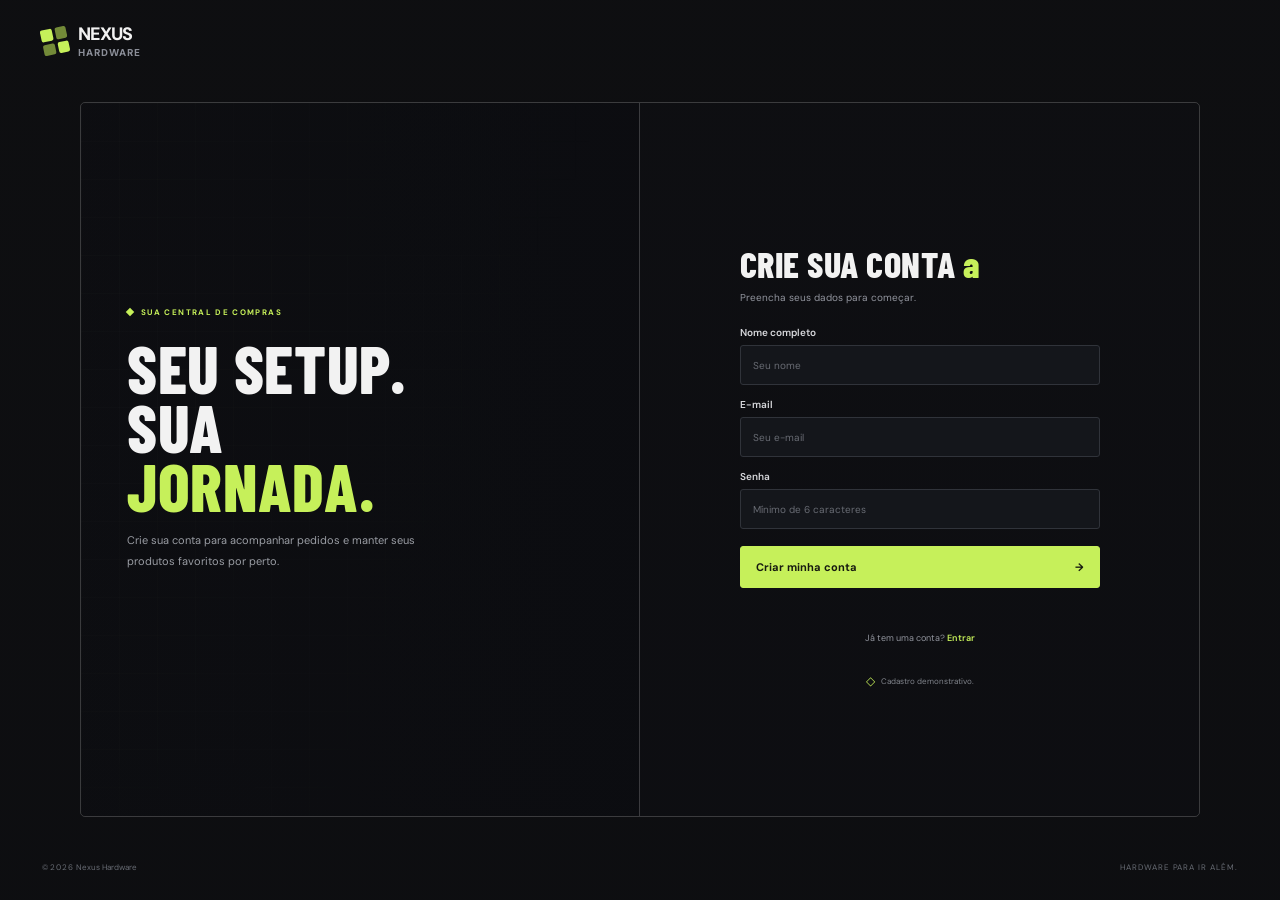
<file: index.html>
<!DOCTYPE html>
<html lang="pt-BR">
<head>
  <meta charset="UTF-8">
  <meta name="viewport" content="width=device-width, initial-scale=1.0">
  <meta name="theme-color" content="#0b0c10">
  <meta name="description" content="Crie sua conta Nexus Hardware.">
  <title>Criar conta | Nexus Hardware</title>
  <link rel="preconnect" href="https://fonts.googleapis.com">
  <link rel="preconnect" href="https://fonts.gstatic.com" crossorigin>
  <link href="https://fonts.googleapis.com/css2?family=Barlow+Condensed:wght@600;700;800&family=DM+Sans:wght@400;500;600;700&display=swap" rel="stylesheet">
  <link rel="stylesheet" href="styles.css">
  <link rel="stylesheet" href="login.css">
  <link rel="stylesheet" href="cadastro.css">
  <script src="cadastro.js" defer></script>
</head>
<body class="login-page">
  <header class="login-header">
    <a class="brand" href="loja.html" aria-label="Nexus Hardware - início">
      <span class="brand-mark" aria-hidden="true"><i></i><i></i><i></i><i></i></span>
      <span>NEXUS<span class="brand-light">HARDWARE</span></span>
    </a>
  </header>

  <main class="login-main register-main">
    <section class="login-visual" aria-label="Crie sua conta Nexus Hardware">
      <div class="visual-grid" aria-hidden="true"></div>
      <div class="visual-content">
        <span class="visual-tag"><span></span> SUA CENTRAL DE COMPRAS</span>
        <h1>SEU SETUP.<br>SUA <em>JORNADA.</em></h1>
        <p>Crie sua conta para acompanhar pedidos e manter seus produtos favoritos por perto.</p>
      </div>
    </section>

    <section class="login-panel register-panel">
      <div class="login-card">
        <h2 id="register-heading">CRIE SUA CONTA <em>a</em></h2>
        <p class="login-intro">Preencha seus dados para começar.</p>

        <form id="register-form">
          <label class="field-label" for="name">Nome completo</label>
          <div class="input-wrap">
            <input id="name" name="name" type="text" placeholder="Seu nome " autocomplete="name" required>
          </div>

          <label class="field-label" for="register-email">E-mail</label>
          <div class="input-wrap">
            <input id="register-email" name="email" type="email" placeholder="Seu e-mail" autocomplete="email" required>
          </div>

          <label class="field-label" for="register-password">Senha</label>
          <div class="input-wrap">
            <input id="register-password" name="password" type="password" placeholder="Mínimo de 6 caracteres" autocomplete="new-password" minlength="6" required>
          </div>

          <button class="button button-primary login-submit" type="submit">
            Criar minha conta <span aria-hidden="true">→</span>
          </button>
          <p class="form-message" id="register-message" role="status" aria-live="polite"></p>
        </form>

        <p class="signup-prompt register-login-prompt">
          Já tem uma conta? <a href="login.html">Entrar</a>
        </p>
      </div>
      <p class="login-footnote">
        <span aria-hidden="true">◇</span>
        Cadastro demonstrativo.
      </p>
    </section>
  </main>

  <footer class="login-footer">
    <span>© <span id="current-year"></span> Nexus Hardware</span>
    <span>HARDWARE PARA IR ALÉM.</span>
  </footer>
</body>
</html>
</file>
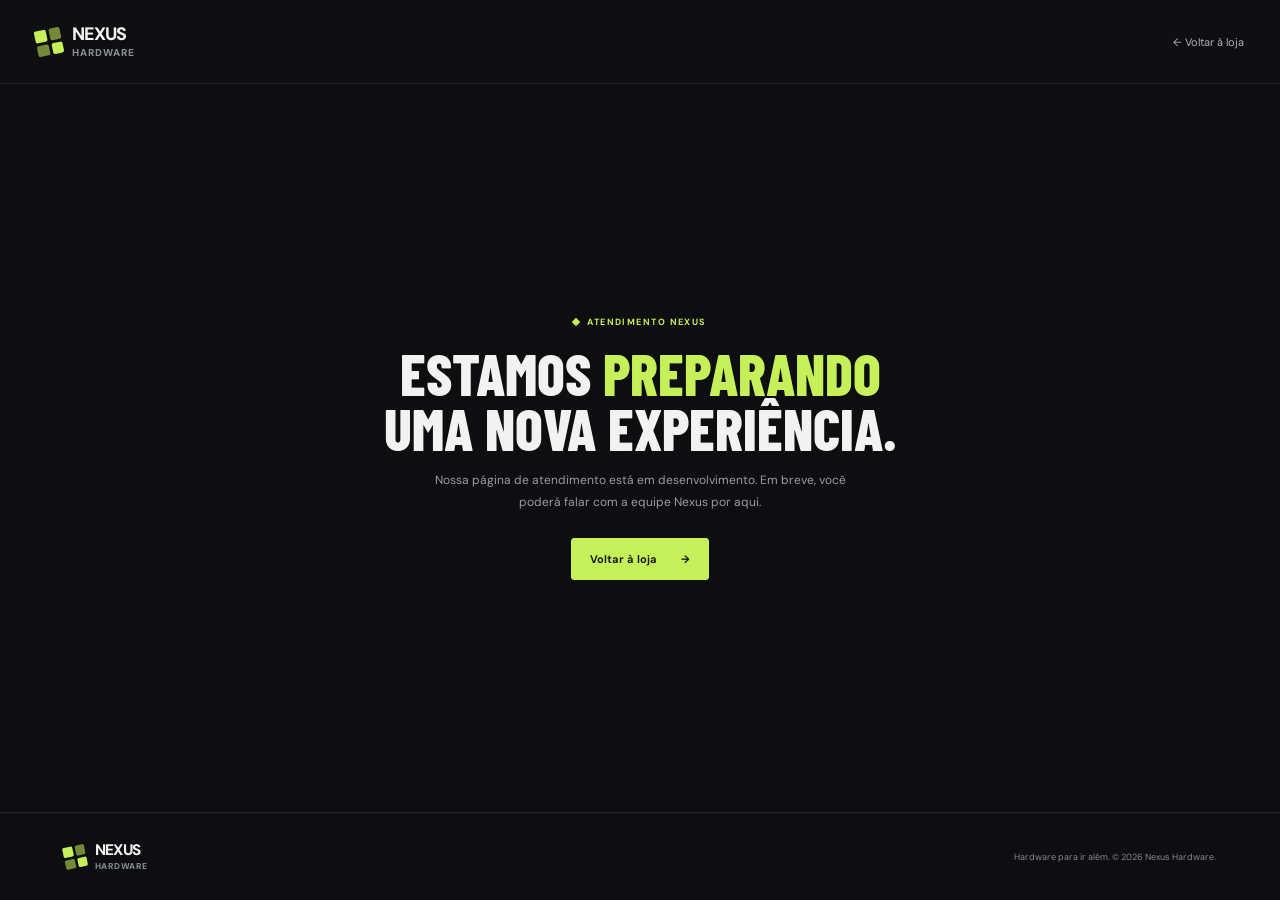
<file: atendimento.html>
<!DOCTYPE html>
<html lang="pt-BR">
<head>
  <meta charset="UTF-8">
  <meta name="viewport" content="width=device-width, initial-scale=1.0">
  <meta name="theme-color" content="#0b0c10">
  <meta name="description" content="A página de atendimento da Nexus Hardware está em desenvolvimento.">
  <title>Atendimento | Nexus Hardware</title>
  <link rel="preconnect" href="https://fonts.googleapis.com">
  <link rel="preconnect" href="https://fonts.gstatic.com" crossorigin>
  <link href="https://fonts.googleapis.com/css2?family=Barlow+Condensed:wght@600;700;800&family=DM+Sans:wght@400;500;600;700&display=swap" rel="stylesheet">
  <link rel="stylesheet" href="styles.css">
  <link rel="stylesheet" href="atendimento.css">
</head>
<body class="support-page">
  <header class="support-header">
    <a class="brand" href="loja.html" aria-label="Nexus Hardware - início">
      <span class="brand-mark" aria-hidden="true"><i></i><i></i><i></i><i></i></span>
      <span>NEXUS<span class="brand-light">HARDWARE</span></span>
    </a>
    <a class="support-back-link" href="loja.html">← Voltar à loja</a>
  </header>

  <main class="support-main">
    <section class="support-notice" aria-labelledby="support-title">
      <div class="eyebrow"><span></span> ATENDIMENTO NEXUS</div>
      <h1 id="support-title">ESTAMOS <em>PREPARANDO</em><br>UMA NOVA EXPERIÊNCIA.</h1>
      <p>Nossa página de atendimento está em desenvolvimento. Em breve, você poderá falar com a equipe Nexus por aqui.</p>
      <a class="button button-primary" href="loja.html">Voltar à loja <span aria-hidden="true">→</span></a>
    </section>
  </main>

  <footer class="site-footer support-footer">
    <a class="brand" href="loja.html" aria-label="Nexus Hardware - início">
      <span class="brand-mark" aria-hidden="true"><i></i><i></i><i></i><i></i></span>
      <span>NEXUS<span class="brand-light">HARDWARE</span></span>
    </a>
    <p>Hardware para ir além. © <span id="current-year"></span> Nexus Hardware.</p>
  </footer>
  <script>
    document.querySelector("#current-year").textContent = new Date().getFullYear();
  </script>
</body>
</html>
</file>
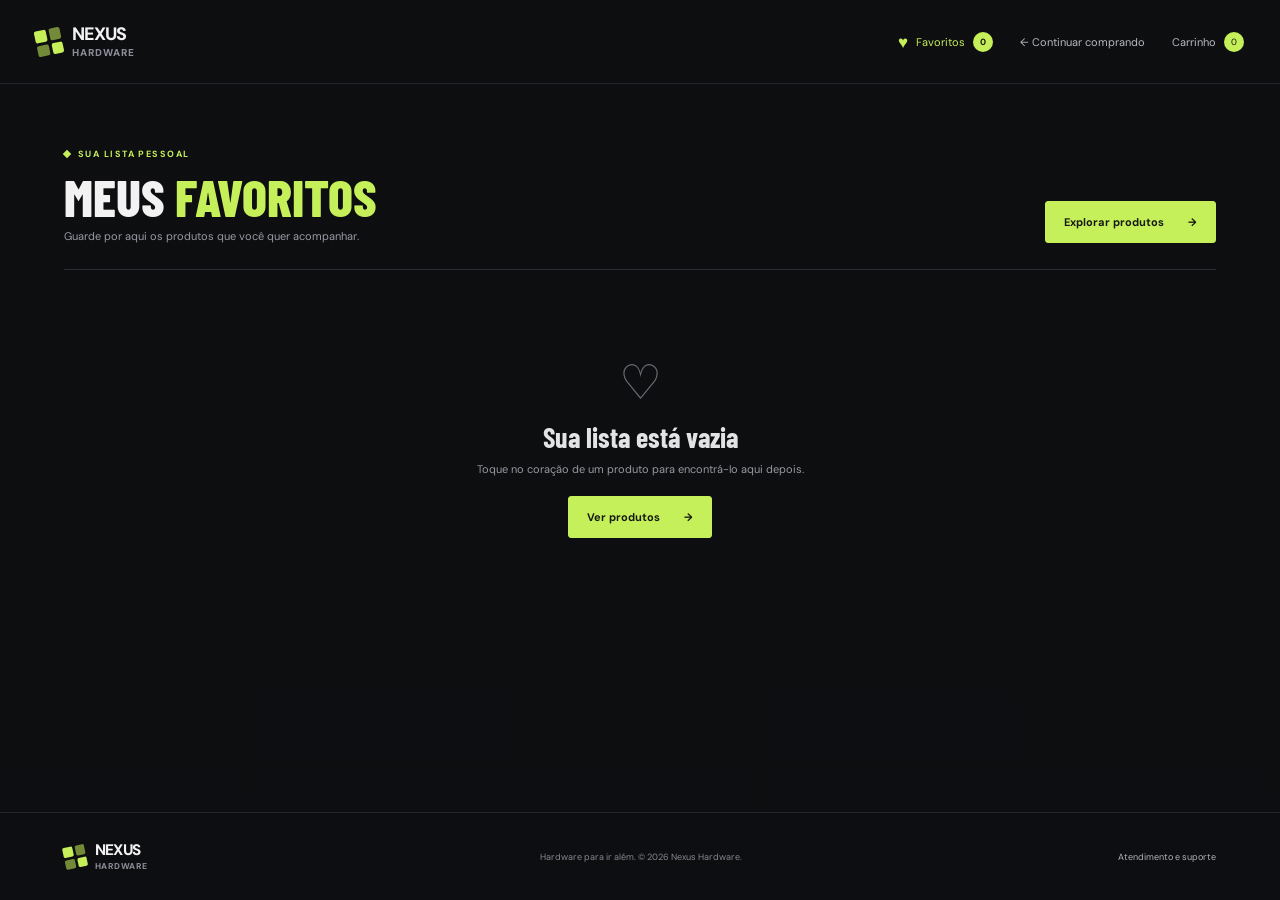
<file: favoritos.html>
<!DOCTYPE html>
<html lang="pt-BR">
<head>
  <meta charset="UTF-8">
  <meta name="viewport" content="width=device-width, initial-scale=1.0">
  <meta name="theme-color" content="#0b0c10">
  <meta name="description" content="Veja e gerencie seus produtos favoritos na Nexus Hardware.">
  <title>Meus favoritos | Nexus Hardware</title>
  <link rel="preconnect" href="https://fonts.googleapis.com">
  <link rel="preconnect" href="https://fonts.gstatic.com" crossorigin>
  <link href="https://fonts.googleapis.com/css2?family=Barlow+Condensed:wght@600;700;800&family=DM+Sans:wght@400;500;600;700&display=swap" rel="stylesheet">
  <link rel="stylesheet" href="styles.css">
  <link rel="stylesheet" href="favoritos.css">
  <script src="produtos.js" defer></script>
  <script src="icones-hardware.js" defer></script>
  <script src="armazenamento-carrinho.js" defer></script>
  <script src="armazenamento-favoritos.js" defer></script>
  <script src="favoritos.js" defer></script>
</head>
<body class="favorites-page">

  <header class="favorites-header">
    <a class="brand" href="loja.html" aria-label="Nexus Hardware - início">
      <span class="brand-mark" aria-hidden="true"><i></i><i></i><i></i><i></i></span>
      <span>NEXUS<span class="brand-light">HARDWARE</span></span>
    </a>
    <nav class="favorites-header-actions" aria-label="Navegação da conta">
      <a class="favorites-current" href="favoritos.html" aria-current="page">
        <span aria-hidden="true">♥</span>
        Favoritos <b id="favorites-count">0</b>
      </a>
      <a class="favorites-back-link" href="loja.html#products">← Continuar comprando</a>
      <a class="favorites-cart-link" href="loja.html?cart=1">Carrinho <span id="favorites-cart-count">0</span></a>
    </nav>
  </header>

  <main class="favorites-main">
    <section class="favorites-heading">
      <div>
        <div class="eyebrow"><span></span> SUA LISTA PESSOAL</div>
        <h1>MEUS <em>FAVORITOS</em></h1>
        <p>Guarde por aqui os produtos que você quer acompanhar.</p>
      </div>
      <a class="button button-primary" href="loja.html#products">
        Explorar produtos <span aria-hidden="true">→</span>
      </a>
    </section>

    <section class="favorites-content" aria-label="Produtos favoritos">
      <div class="favorites-grid" id="favorites-grid"></div>
      <div class="favorites-empty" id="favorites-empty" hidden>
        <span class="favorites-empty-icon" aria-hidden="true">♡</span>
        <h2>Sua lista está vazia</h2>
        <p>Toque no coração de um produto para encontrá-lo aqui depois.</p>
        <a class="button button-primary" href="loja.html#products">
          Ver produtos <span aria-hidden="true">→</span>
        </a>
      </div>
    </section>
  </main>

  <footer class="site-footer favorites-footer">
    <a class="brand" href="loja.html" aria-label="Nexus Hardware - início">
      <span class="brand-mark" aria-hidden="true"><i></i><i></i><i></i><i></i></span>
      <span>NEXUS<span class="brand-light">HARDWARE</span></span>
    </a>
    <p>Hardware para ir além. © <span id="current-year"></span> Nexus Hardware.</p>
    <a href="atendimento.html">Atendimento e suporte</a>
  </footer>
  <div class="toast" id="favorites-toast" role="status" aria-live="polite"></div>
</body>
</html>
</file>
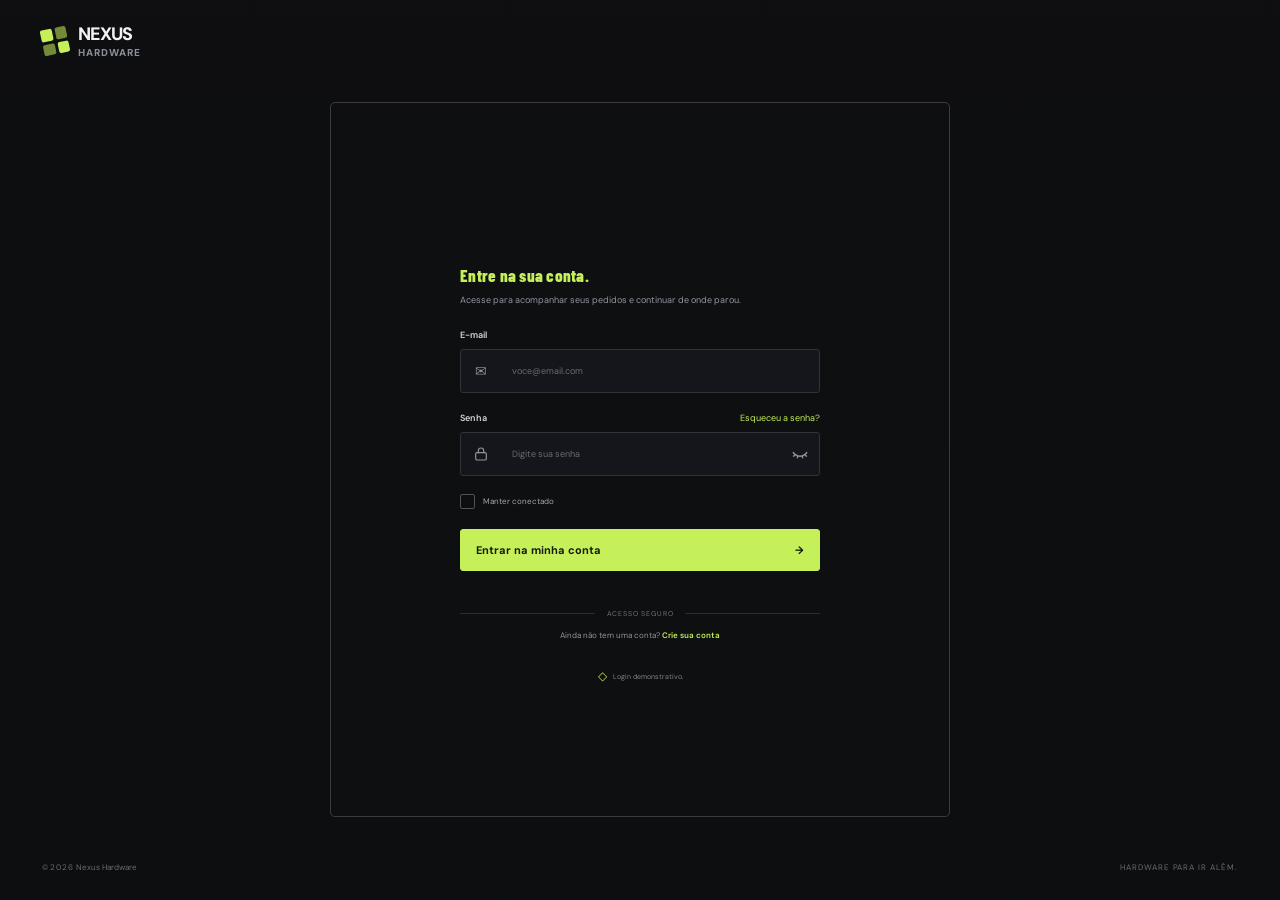
<file: login.html>
<!DOCTYPE html>
<html lang="pt-BR">
<head>
  <meta charset="UTF-8">
  <meta name="viewport" content="width=device-width, initial-scale=1.0">
  <meta name="theme-color" content="#0b0c10">
  <meta name="description" content="Acesse sua conta Nexus Hardware para acompanhar seus pedidos e sua lista de desejos.">
  <title>Entrar | Nexus Hardware</title>
  <link rel="preconnect" href="https://fonts.googleapis.com">
  <link rel="preconnect" href="https://fonts.gstatic.com" crossorigin>
  <link href="https://fonts.googleapis.com/css2?family=Barlow+Condensed:wght@600;700;800&family=DM+Sans:wght@400;500;600;700&display=swap" rel="stylesheet">
  <link rel="stylesheet" href="styles.css">
  <link rel="stylesheet" href="login.css">
  <script src="login.js" defer></script>
</head>
<body class="login-page login-auth-page">
  <header class="login-header">
    <a class="brand" href="loja.html" aria-label="Nexus Hardware - início">
      <span class="brand-mark" aria-hidden="true"><i></i><i></i><i></i><i></i></span>
      <span>NEXUS<span class="brand-light">HARDWARE</span></span>
    </a>
  </header>

  <main class="login-main">
    <section class="login-panel">
      <div class="login-card">
        <h2><em>Entre na sua conta.</em></h2>
        <p class="login-intro">Acesse para acompanhar seus pedidos e continuar de onde parou.</p>

        <form id="login-form">
          <label class="field-label" for="email">E-mail</label>
          <div class="input-wrap">
            <span class="input-icon" aria-hidden="true">✉</span>
            <input id="email" name="email" type="email" placeholder="voce@email.com" autocomplete="email" required>
          </div>

          <div class="password-label-row">
            <label class="field-label" for="password">Senha</label>
            <button class="forgot-link" id="forgot-password" type="button">Esqueceu a senha?</button>
          </div>
          <div class="input-wrap">
            <span class="input-icon lock-icon" aria-hidden="true">
              <svg viewBox="0 0 24 24" fill="none" stroke="currentColor" stroke-width="1.8" stroke-linecap="round" stroke-linejoin="round">
                <rect x="4" y="10" width="16" height="11" rx="2"></rect>
                <path d="M8 10V7a4 4 0 1 1 8 0v3"></path>
              </svg>
            </span>
            <input id="password" name="password" type="password" placeholder="Digite sua senha" autocomplete="current-password" required>
            <button class="toggle-password" id="toggle-password" type="button" aria-label="Mostrar senha" aria-pressed="false">
              <svg class="eye-open" viewBox="0 0 24 24" fill="none" stroke="currentColor" stroke-width="1.8" stroke-linecap="round" stroke-linejoin="round" aria-hidden="true">
                <path d="M2 12s3.6-7 10-7 10 7 10 7-3.6 7-10 7S2 12 2 12Z"></path>
                <circle cx="12" cy="12" r="3"></circle>
              </svg>
              <svg class="eye-closed" viewBox="0 0 24 24" fill="none" stroke="currentColor" stroke-width="1.8" stroke-linecap="round" stroke-linejoin="round" aria-hidden="true">
                <path d="M3 10c2.1 3 5.2 5 9 5s6.9-2 9-5"></path>
                <path d="M5 13l-1.5 2M9 15l-.5 2M15 15l.5 2M19 13l1.5 2"></path>
              </svg>
            </button>
          </div>

          <label class="remember-option">
            <input type="checkbox" name="remember">
            <span class="custom-checkbox" aria-hidden="true"></span>
            <span>Manter conectado</span>
          </label>
          <button class="button button-primary login-submit" type="submit">
            Entrar na minha conta <span aria-hidden="true">→</span>
          </button>
          <p class="form-message" id="form-message" role="status" aria-live="polite"></p>
        </form>

        <div class="login-divider"><span></span> ACESSO SEGURO <span></span></div>
        <p class="signup-prompt">
          Ainda não tem uma conta? <a href="index.html">Crie sua conta</a>
        </p>
      </div>
      <p class="login-footnote">
        <span aria-hidden="true">◇</span>
        Login demonstrativo.
      </p>
    </section>
  </main>

  <footer class="login-footer">
    <span>© <span id="current-year"></span> Nexus Hardware</span>
    <span>HARDWARE PARA IR ALÉM.</span>
  </footer>
</body>
</html>
</file>
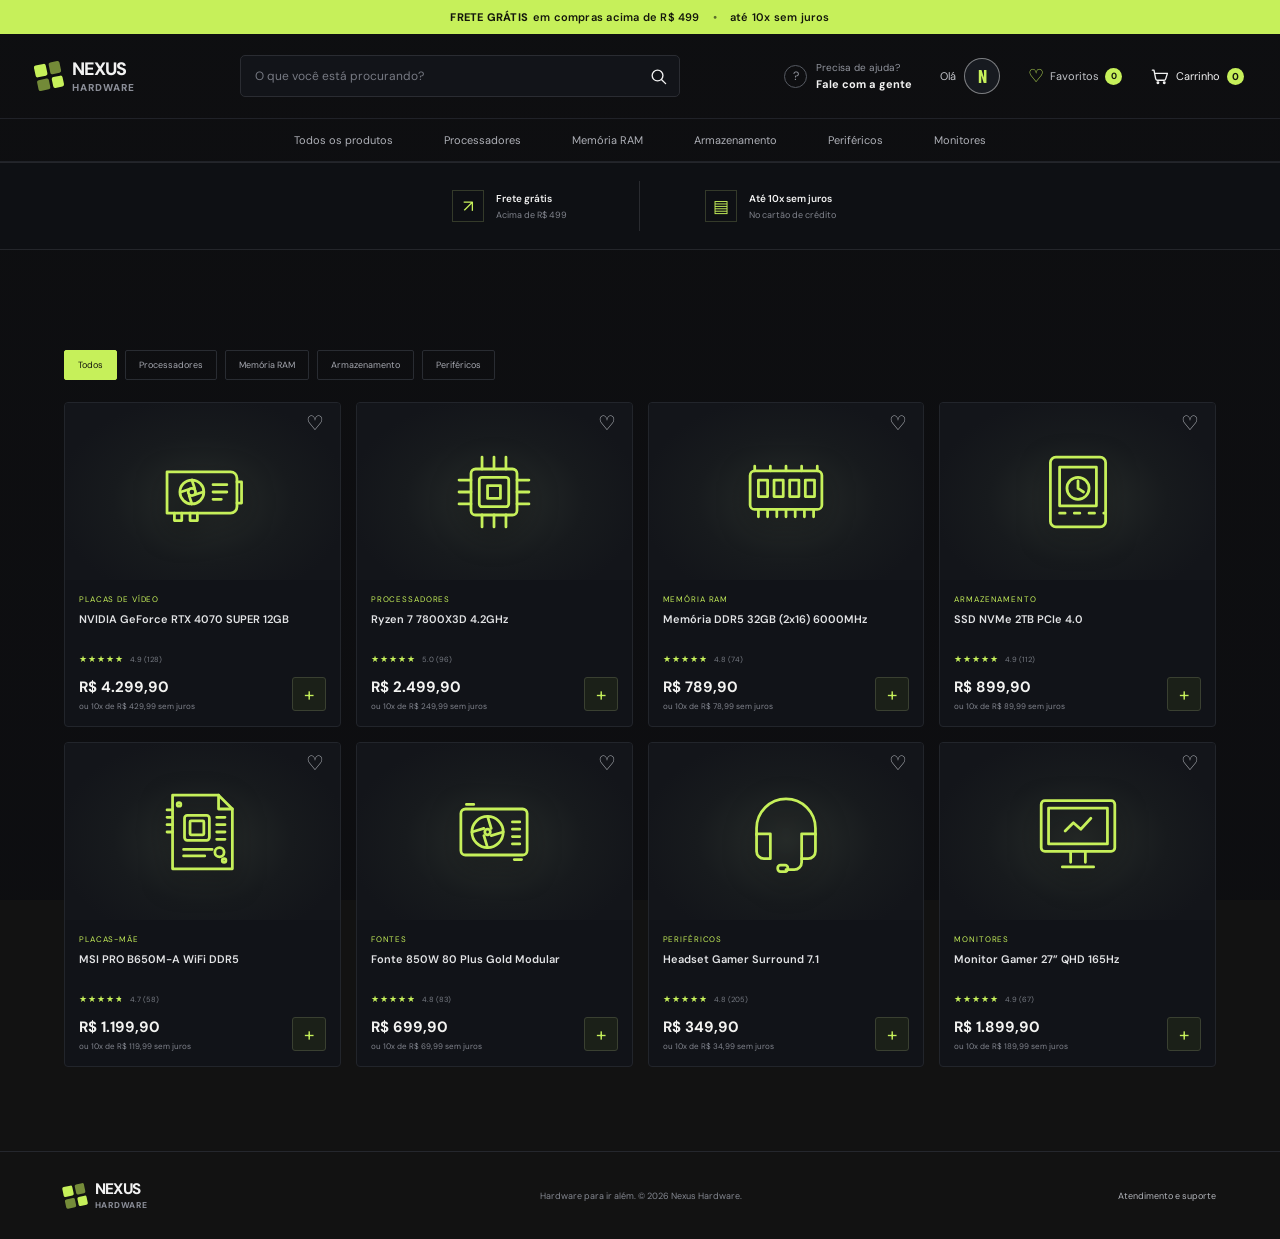
<file: loja.html>
<!DOCTYPE html>
<html lang="pt-BR">
<head>
  <meta charset="UTF-8">
  <meta name="viewport" content="width=device-width, initial-scale=1.0">
  <meta name="theme-color" content="#0b0c10">
  <meta name="description" content="Encontre hardware de qualidade para montar, atualizar ou turbinar seu setup na Nexus Hardware.">
  <title>Nexus Hardware | Loja e peças de informática</title>
  <link rel="preconnect" href="https://fonts.googleapis.com">
  <link rel="preconnect" href="https://fonts.gstatic.com" crossorigin>
  <link href="https://fonts.googleapis.com/css2?family=Barlow+Condensed:wght@600;700;800&family=DM+Sans:wght@400;500;600;700&display=swap" rel="stylesheet">
  <link rel="stylesheet" href="styles.css">
  <script src="produtos.js" defer></script>
  <script src="icones-hardware.js" defer></script>
  <script src="armazenamento-carrinho.js" defer></script>
  <script src="armazenamento-favoritos.js" defer></script>
  <script src="script.js" defer></script>
</head>
<body>
  <div class="announcement">
    <span>FRETE GRÁTIS</span> em compras acima de R$ 499 <span class="announcement-divider">•</span> até 10x sem juros
  </div>

  <header class="site-header">
    <a class="brand" href="#" aria-label="Nexus Hardware - início">
      <span class="brand-mark" aria-hidden="true"><i></i><i></i><i></i><i></i></span>
      <span>NEXUS<span class="brand-light">HARDWARE</span></span>
    </a>
    <form class="search" role="search">
      <label class="visually-hidden" for="search-input">Buscar produtos</label>
      <input id="search-input" type="search" placeholder="O que você está procurando?" autocomplete="off">
      <button aria-label="Buscar" type="submit">
        <svg viewBox="0 0 24 24" aria-hidden="true">
          <circle cx="10.8" cy="10.8" r="6.8"></circle>
          <path d="m16 16 5 5"></path>
        </svg>
      </button>
    </form>
    <div class="header-actions">
      <a class="support-link" href="atendimento.html"><span class="support-icon">?</span><span>Precisa de ajuda?<strong>Fale com a gente</strong></span></a>
      <div class="account-greeting" id="account-greeting" hidden>
        <span id="account-greeting-text">Olá</span>
        <span class="account-avatar" aria-hidden="true">N</span>
      </div>
      <a class="favorites-link" href="favoritos.html" aria-label="Abrir favoritos">
        <span aria-hidden="true">♡</span><span>Favoritos</span><b id="favorites-count">0</b>
      </a>
      <button class="cart-button" id="open-cart" aria-label="Abrir carrinho">
        <svg viewBox="0 0 24 24" aria-hidden="true">
          <path d="M3 4h2l2.2 11.1a2 2 0 0 0 2 1.6h8.6a2 2 0 0 0 1.9-1.4L22 8H6"></path>
          <circle cx="10" cy="20" r="1"></circle>
          <circle cx="18" cy="20" r="1"></circle>
        </svg>
        <span>Carrinho</span><b id="cart-count">0</b>
      </button>
    </div>
  </header>

  <nav class="category-nav" aria-label="Categorias principais">
    <a href="#products" data-nav-category="Todos">Todos os produtos</a>
    <a href="#products" data-nav-category="Processadores">Processadores</a>
    <a href="#products" data-nav-category="Memória RAM">Memória RAM</a>
    <a href="#products" data-nav-category="Armazenamento">Armazenamento</a>
    <a href="#products" data-nav-category="Periféricos">Periféricos</a>
    <a href="#products" data-nav-category="Monitores">Monitores</a>
  </nav>

  <main>
    <section class="benefits" id="benefits" aria-label="Vantagens Nexus">
      <div class="benefit">
        <span class="benefit-icon">↗</span>
        <span><strong>Frete grátis</strong><small>Acima de R$ 499</small></span>
      </div>
      <div class="benefit">
        <span class="benefit-icon">▤</span>
        <span><strong>Até 10x sem juros</strong><small>No cartão de crédito</small></span>
      </div>
    </section>

    <section class="products-section" id="products">
      <div class="filters" role="group" aria-label="Filtrar produtos por categoria">
        <button class="filter-chip active" data-category="Todos">Todos</button>
        <button class="filter-chip" data-category="Processadores">Processadores</button>
        <button class="filter-chip" data-category="Memória RAM">Memória RAM</button>
        <button class="filter-chip" data-category="Armazenamento">Armazenamento</button>
        <button class="filter-chip" data-category="Periféricos">Periféricos</button>
      </div>
      <div class="product-grid" id="product-grid" aria-live="polite"></div>
      <div class="empty-state" id="empty-state" hidden>
        <p>Nenhum produto encontrado. Tente outro termo ou categoria.</p>
        <a href="atendimento.html">Precisa de ajuda? Fale com nosso atendimento <span aria-hidden="true">→</span></a>
      </div>
    </section>

  </main>

  <footer class="site-footer">
    <a class="brand" href="#" aria-label="Nexus Hardware - início">
      <span class="brand-mark" aria-hidden="true"><i></i><i></i><i></i><i></i></span>
      <span>NEXUS<span class="brand-light">HARDWARE</span></span>
    </a>
    <p>Hardware para ir além. © <span id="current-year"></span> Nexus Hardware.</p>
    <a href="atendimento.html">Atendimento e suporte</a>
  </footer>

  <div class="overlay" id="cart-overlay" hidden></div>
  <aside class="cart-drawer" id="cart-drawer" aria-label="Carrinho de compras" aria-hidden="true">
    <div class="drawer-header">
      <div>
        <span class="eyebrow"><span></span> SUA SELEÇÃO</span>
        <h2>MEU CARRINHO</h2>
      </div>
      <button class="close-cart" id="close-cart" aria-label="Fechar carrinho">×</button>
    </div>
    <div class="cart-items" id="cart-items"></div>
    <div class="cart-footer">
      <div class="cart-total">
        <span>Subtotal</span>
        <strong id="cart-total">R$ 0,00</strong>
      </div>
      <p>Frete calculado na próxima etapa.</p>
      <button class="button button-primary checkout-button" id="checkout-button">
        Continuar compra <span>→</span>
      </button>
    </div>
  </aside>
  <div class="toast" id="toast" role="status" aria-live="polite"></div>
</body>
</html>
</file>
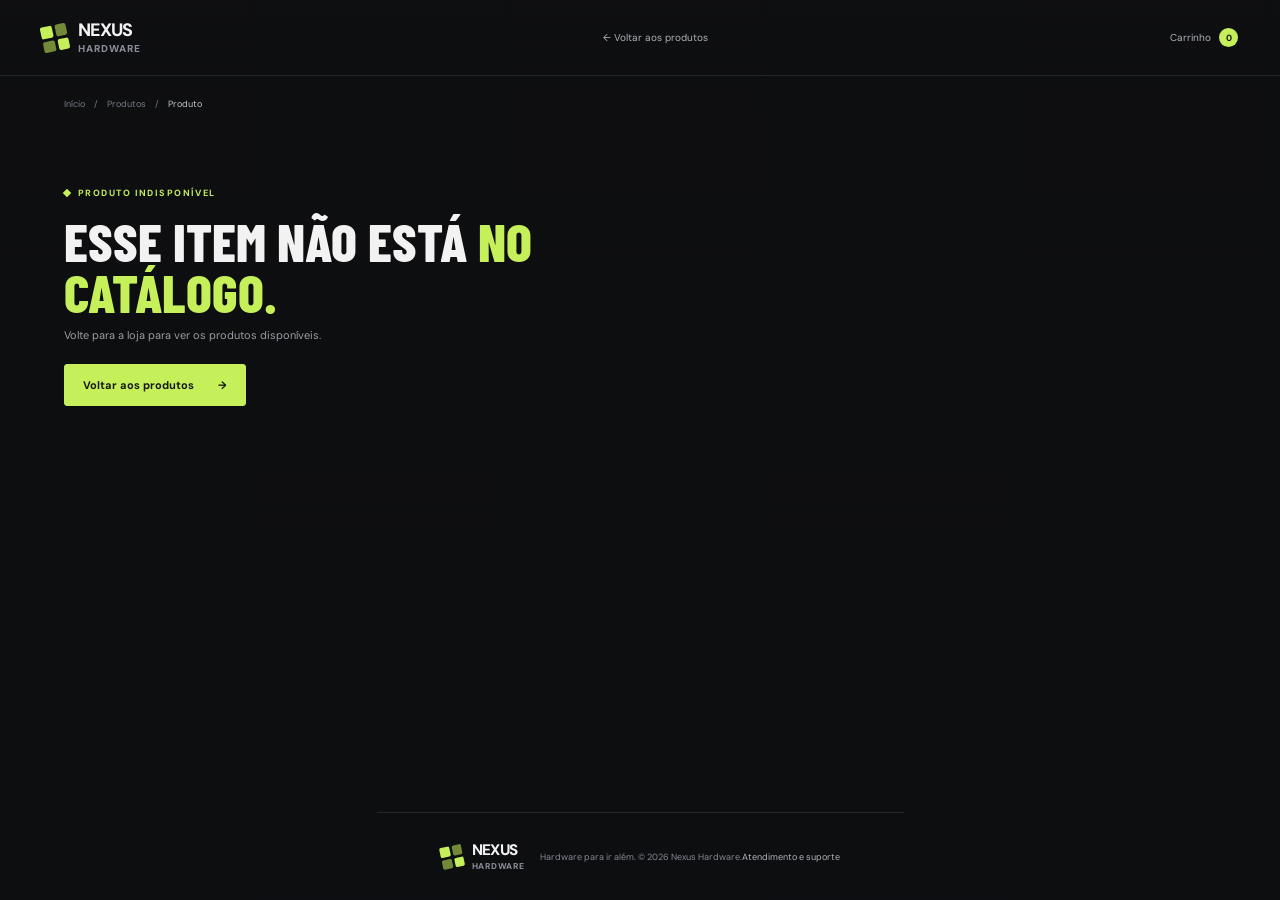
<file: produto.html>
<!DOCTYPE html>
<html lang="pt-BR">
<head>
  <meta charset="UTF-8">
  <meta name="viewport" content="width=device-width, initial-scale=1.0">
  <meta name="theme-color" content="#0b0c10">
  <meta name="description" content="Detalhes, especificações e avaliações de produtos Nexus Hardware.">
  <title>Produto | Nexus Hardware</title>
  <link rel="preconnect" href="https://fonts.googleapis.com">
  <link rel="preconnect" href="https://fonts.gstatic.com" crossorigin>
  <link href="https://fonts.googleapis.com/css2?family=Barlow+Condensed:wght@600;700;800&family=DM+Sans:wght@400;500;600;700&display=swap" rel="stylesheet">
  <link rel="stylesheet" href="styles.css">
  <link rel="stylesheet" href="produto.css">
  <script src="produtos.js" defer></script>
  <script src="icones-hardware.js" defer></script>
  <script src="armazenamento-carrinho.js" defer></script>
  <script src="produto.js" defer></script>
</head>
<body class="product-page-body">

  <header class="product-header">
    <a class="brand" href="loja.html" aria-label="Nexus Hardware - início">
      <span class="brand-mark" aria-hidden="true"><i></i><i></i><i></i><i></i></span>
      <span>NEXUS<span class="brand-light">HARDWARE</span></span>
    </a>
    <a class="product-back-link" href="loja.html#products">← Voltar aos produtos</a>
    <a class="product-cart-link" href="loja.html?cart=1">Carrinho <span id="detail-cart-count">0</span></a>
  </header>

  <main class="product-detail-main">
    <nav class="product-breadcrumb" aria-label="Navegação estrutural">
      <a href="loja.html">Início</a>
      <span>/</span>
      <a href="loja.html#products">Produtos</a>
      <span>/</span>
      <span id="breadcrumb-product">Produto</span>
    </nav>
    <div id="product-detail"></div>
    <section class="reviews-section" id="reviews">
      <div class="detail-section-heading">
        <div>
          <div class="eyebrow"><span></span> OPINIÕES SOBRE O PRODUTO</div>
          <h2>AVALIAÇÕES <em>DE CLIENTES</em></h2>
        </div>
        <span class="demo-review-label">DADOS DEMONSTRATIVOS</span>
      </div>
      <div class="reviews-content" id="reviews-content"></div>
    </section>
  </main>

  <footer class="site-footer product-footer">
    <a class="brand" href="loja.html" aria-label="Nexus Hardware - início">
      <span class="brand-mark" aria-hidden="true"><i></i><i></i><i></i><i></i></span>
      <span>NEXUS<span class="brand-light">HARDWARE</span></span>
    </a>
    <p>Hardware para ir além. © <span id="current-year"></span> Nexus Hardware.</p>
    <a href="atendimento.html">Atendimento e suporte</a>
  </footer>
  <div class="toast" id="product-toast" role="status" aria-live="polite"></div>
</body>
</html>
</file>
<file: styles.css>
:root {
  color-scheme: dark;
  --bg: #0b0c10;
  --panel: #111318;
  --panel-light: #171a20;
  --line: #252830;
  --text: #f2f2f2;
  --muted: #92959e;
  --lime: #c6f05a;
  --lime-dark: #9dbf43;
  --font: "DM Sans", sans-serif;
  --display: "Barlow Condensed", sans-serif;
}
* {
  box-sizing: border-box;
}
html {
  scroll-behavior: smooth;
}
body {
  margin: 0;
  background: linear-gradient(rgba(11,12,16,.58), rgba(11,12,16,.68)) center / cover fixed;
  color: var(--text);
  font-family: var(--font);
  font-size: 14px;
}
button, input {
  font: inherit;
}
button, a {
  -webkit-tap-highlight-color: transparent;
}
a {
  color: inherit;
  text-decoration: none;
}
button {
  color: inherit;
}
.visually-hidden {
  position: absolute;
  width: 1px;
  height: 1px;
  padding: 0;
  margin: -1px;
  overflow: hidden;
  clip: rect(0, 0, 0, 0);
  white-space: nowrap;
  border: 0;
}
.announcement {
  height: 34px;
  display: flex;
  align-items: center;
  justify-content: center;
  gap: 5px;
  background: var(--lime);
  color: #14170c;
  font-size: 11px;
  font-weight: 600;
  letter-spacing: .02em;
}
.announcement span:first-child {
  font-weight: 800;
}
.announcement-divider {
  padding: 0 8px;
  opacity: .6;
}
.site-header {
  height: 84px;
  max-width: 1280px;
  padding: 0 36px;
  margin: auto;
  display: flex;
  align-items: center;
  justify-content: space-between;
  gap: 36px;
}
.brand {
  display: inline-flex;
  align-items: center;
  gap: 10px;
  font-size: 18px;
  line-height: 1;
  letter-spacing: -.055em;
  font-weight: 800;
  white-space: nowrap;
}
.brand-light {
  color: #8b8e98;
  font-size: 10px;
  letter-spacing: .1em;
  display: block;
  margin-top: 5px;
}
.brand-mark {
  width: 26px;
  height: 26px;
  display: grid;
  grid-template-columns: 1fr 1fr;
  gap: 3px;
  transform: rotate(-12deg);
}
.brand-mark i {
  background: var(--lime);
  border-radius: 2px;
}
.brand-mark i:nth-child(2), .brand-mark i:nth-child(3) {
  opacity: .55;
}
.search {
  display: flex;
  height: 42px;
  width: min(440px, 42vw);
  border: 1px solid #2a2c32;
  border-radius: 5px;
  background: #121419;
}
.search:focus-within {
  border-color: #646b50;
}
.search input {
  min-width: 0;
  width: 100%;
  border: 0;
  outline: 0;
  color: var(--text);
  background: transparent;
  padding: 0 14px;
  font-size: 12px;
}
.search input::placeholder {
  color: #777a83;
}
.search button {
  width: 44px;
  border: 0;
  background: transparent;
  cursor: pointer;
  display: grid;
  place-items: center;
}
.search svg, .cart-button svg {
  width: 19px;
  fill: none;
  stroke: currentColor;
  stroke-width: 1.7;
  stroke-linecap: round;
  stroke-linejoin: round;
}
.header-actions {
  display: flex;
  align-items: center;
  gap: 28px;
}
.support-link {
  display: flex;
  align-items: center;
  gap: 9px;
  color: var(--muted);
  font-size: 10px;
  white-space: nowrap;
}
.support-link strong {
  display: block;
  color: var(--text);
  font-size: 11px;
  margin-top: 3px;
}
.support-icon {
  width: 23px;
  height: 23px;
  border: 1px solid #555961;
  border-radius: 50%;
  display: grid;
  place-items: center;
  font-size: 12px;
}
.account-link {
  display: flex;
  align-items: center;
  gap: 6px;
  color: #c3c5ca;
  font-size: 11px;
  white-space: nowrap;
  transition: color .2s;
}
.account-link:hover {
  color: var(--lime);
}
.account-link > span:first-child {
  font-size: 18px;
}
.account-greeting {
  display: flex;
  align-items: center;
  gap: 8px;
  color: #c3c5ca;
  font-size: 11px;
  white-space: nowrap;
}
.account-greeting strong {
  color: var(--text);
  font-weight: 600;
}
.account-avatar {
  width: 36px;
  height: 36px;
  flex: 0 0 36px;
  display: grid;
  place-items: center;
  border: 1px solid #ffffff70;
  border-radius: 50%;
  color: var(--lime);
  background: #171a20;
  font-family: var(--display);
  font-size: 18px;
  font-weight: 700;
}
.favorites-link {
  display: flex;
  align-items: center;
  gap: 6px;
  color: #c3c5ca;
  font-size: 11px;
  white-space: nowrap;
  transition: color .2s;
}
.favorites-link:hover {
  color: var(--lime);
}
.favorites-link > span:first-child {
  color: var(--lime);
  font-size: 18px;
  line-height: 1;
}
.favorites-link b {
  min-width: 17px;
  height: 17px;
  padding: 0 4px;
  border-radius: 12px;
  color: #15170e;
  background: var(--lime);
  font-size: 9px;
  display: grid;
  place-items: center;
}
.cart-button {
  position: relative;
  display: flex;
  align-items: center;
  gap: 7px;
  padding: 8px 0;
  border: 0;
  background: transparent;
  font-size: 11px;
  cursor: pointer;
}
.cart-button b {
  min-width: 17px;
  height: 17px;
  padding: 0 4px;
  border-radius: 12px;
  background: var(--lime);
  color: #15170e;
  font-size: 10px;
  display: grid;
  place-items: center;
}
.category-nav {
  min-height: 44px;
  border-block: 1px solid #202228;
  display: flex;
  justify-content: center;
  gap: clamp(20px, 4vw, 54px);
  align-items: center;
  padding: 0 24px;
  overflow-x: auto;
  scrollbar-width: none;
  white-space: nowrap;
}
.category-nav::-webkit-scrollbar {
  display: none;
}
.category-nav a {
  color: #aeb0b7;
  font-size: 11px;
  transition: color .2s;
}
.category-nav a:hover, .category-nav a.active {
  color: var(--lime);
}
.hero {
  max-width: 1280px;
  height: 496px;
  margin: 0 auto;
  padding: 0 64px;
  position: relative;
  display: grid;
  grid-template-columns: 1fr;
  align-items: center;
  overflow: hidden;
}
.hero::before {
  content: "";
  position: absolute;
  inset: 0;
  opacity: .16;
  pointer-events: none;
  background-image: linear-gradient(rgba(255,255,255,.035) 1px, transparent 1px), linear-gradient(90deg, rgba(255,255,255,.035) 1px, transparent 1px);
  background-size: 45px 45px;
  mask-image: linear-gradient(90deg, transparent, #000 45%, #000);
}
.hero-copy {
  position: relative;
  z-index: 2;
  max-width: 700px;
  padding-bottom: 10px;
}
.eyebrow {
  display: flex;
  align-items: center;
  gap: 8px;
  color: var(--lime);
  font-size: 9px;
  letter-spacing: .16em;
  font-weight: 700;
}
.eyebrow > span {
  width: 6px;
  height: 6px;
  background: var(--lime);
  display: inline-block;
  transform: rotate(45deg);
}
h1, h2, p {
  margin-top: 0;
}
.hero h1 {
  margin: 18px 0 11px;
  font: 800 clamp(45px, 5vw, 68px)/.94 var(--display);
  letter-spacing: -.015em;
}
h1 em, h2 em {
  color: var(--lime);
  font-style: normal;
}
.hero-copy > p {
  max-width: 380px;
  color: #9a9ca5;
  font-size: 12px;
  line-height: 1.8;
  margin: 16px 0 22px;
}
.button {
  min-height: 42px;
  padding: 0 18px;
  display: inline-flex;
  align-items: center;
  justify-content: center;
  gap: 24px;
  border-radius: 3px;
  font-weight: 700;
  font-size: 11px;
  cursor: pointer;
  transition: background .2s, transform .2s, border-color .2s;
}
.button:hover {
  transform: translateY(-2px);
}
.button-primary {
  color: #171a10;
  background: var(--lime);
  border: 1px solid var(--lime);
}
.button-primary:hover {
  background: #d5ff6a;
  border-color: #d5ff6a;
}
.benefits {
  min-height: 88px;
  padding: 18px max(36px, calc((100% - 1120px)/2));
  border-block: 1px solid #24262b;
  display: grid;
  grid-template-columns: repeat(2, minmax(220px, 260px));
  justify-content: center;
  background: #0e1014;
}
.benefit {
  display: flex;
  align-items: center;
  justify-content: center;
  gap: 12px;
  border-right: 1px solid #292b30;
}
.benefit:last-child {
  border: 0;
}
.benefit-icon {
  width: 32px;
  height: 32px;
  display: grid;
  place-items: center;
  color: var(--lime);
  border: 1px solid #343a2a;
  font-size: 17px;
}
.benefit strong, .benefit small {
  display: block;
}
.benefit strong {
  font-size: 10px;
  font-weight: 600;
}
.benefit small {
  margin-top: 4px;
  color: #81848d;
  font-size: 9px;
}
.products-section {
  max-width: 1280px;
  padding: 74px 64px 84px;
  margin: auto;
}
.section-heading {
  display: flex;
  align-items: end;
  justify-content: space-between;
}
.section-heading h2 {
  margin: 10px 0 0;
  font: 800 39px/.95 var(--display);
  letter-spacing: .01em;
}
.text-link {
  color: #aeb0b6;
  font-size: 10px;
  padding-bottom: 5px;
}
.text-link span {
  color: var(--lime);
  margin-left: 8px;
  font-size: 15px;
}
.filters {
  display: flex;
  gap: 8px;
  overflow-x: auto;
  scrollbar-width: none;
  margin: 26px 0 22px;
}
.filters::-webkit-scrollbar {
  display: none;
}
.filter-chip {
  flex: 0 0 auto;
  padding: 8px 13px;
  border: 1px solid #292c32;
  border-radius: 2px;
  color: #a5a7af;
  background: transparent;
  cursor: pointer;
  font-size: 9px;
  transition: .2s;
}
.filter-chip:hover, .filter-chip.active {
  color: #16190f;
  background: var(--lime);
  border-color: var(--lime);
}
.product-grid {
  display: grid;
  grid-template-columns: repeat(4, minmax(0, 1fr));
  gap: 15px;
}
.product-card {
  min-width: 0;
  position: relative;
  background: var(--panel);
  border: 1px solid #22252b;
  border-radius: 4px;
  overflow: hidden;
  transition: border-color .2s, transform .2s;
}
.product-card:hover {
  transform: translateY(-4px);
  border-color: #50583e;
}
.product-visual-link {
  position: absolute;
  z-index: 1;
  inset: 0;
  display: grid;
  place-items: center;
  color: inherit;
}
.product-visual-link:focus-visible {
  outline: 2px solid var(--lime);
  outline-offset: -3px;
}
.product-image {
  height: 177px;
  display: grid;
  place-items: center;
  position: relative;
  background: radial-gradient(ellipse at 50% 55%, #282d2b 0%, #171a1d 46%, #13151a 76%);
  overflow: hidden;
}
.product-image::before {
  content: "";
  position: absolute;
  inset: 0;
  opacity: .15;
  background-image: linear-gradient(135deg, transparent 48%, #555 49%, transparent 50%);
  background-size: 18px 18px;
}
.product-emoji {
  position: relative;
  z-index: 1;
  font-size: 74px;
  filter: drop-shadow(0 12px 13px rgba(0,0,0,.65));
  transition: transform .3s;
}
.product-photo {
  width: 100%;
  height: 100%;
  display: block;
  object-fit: cover;
  object-position: center 32%;
  transition: transform .3s;
}
.product-image .product-photo {
  position: absolute;
  inset: 0;
}
.product-card[data-product-id="1"] .product-photo {
  object-position: center 30%;
}
.product-icon {
  width: 92px;
  height: 92px;
  display: grid;
  place-items: center;
  color: var(--lime);
  filter: drop-shadow(0 10px 14px rgba(0,0,0,.65));
}
.product-icon svg {
  width: 100%;
  height: 100%;
  overflow: visible;
}
.product-card:hover .product-emoji,
.product-card:hover .product-icon {
  transform: scale(1.08) rotate(-3deg);
}
.product-card:hover .product-photo {
  transform: scale(1.05);
}
.wishlist {
  position: absolute;
  z-index: 2;
  top: 9px;
  right: 10px;
  border: 0;
  background: transparent;
  color: #b8bbc1;
  font-size: 20px;
  cursor: pointer;
  line-height: 1;
}
.wishlist.selected {
  color: var(--lime);
}
.toast.toast-prominent {
  padding: 16px 24px;
  font-size: 16px;
  box-shadow: 0 8px 28px rgba(0,0,0,.4);
}
.product-info {
  padding: 14px 14px 15px;
}
.product-category {
  display: block;
  margin-bottom: 7px;
  color: var(--lime);
  text-transform: uppercase;
  font-size: 8px;
  letter-spacing: .11em;
}
.product-title {
  min-height: 34px;
  margin: 0;
  color: #e2e3e5;
  font-size: 11px;
  line-height: 1.55;
  font-weight: 600;
}
.product-title a {
  position: relative;
  z-index: 2;
}
.product-more-link {
  position: relative;
  z-index: 2;
  display: inline-block;
  margin: 3px 0 2px;
  color: #c2c5b6;
  font-size: 10px;
  text-decoration: underline;
  text-decoration-color: #68744c;
  text-underline-offset: 3px;
}
.product-more-link:hover {
  color: var(--lime);
}
.product-rating {
  margin-top: 8px;
  font-size: 9px;
}
.rating-stars {
  color: transparent;
  background: linear-gradient(90deg, var(--lime) var(--rating), #41444a var(--rating));
  background-clip: text;
  letter-spacing: 1px;
}
.product-rating small {
  color: #777b83;
  letter-spacing: 0;
  margin-left: 4px;
}
.price-row {
  display: flex;
  align-items: end;
  justify-content: space-between;
  gap: 8px;
  margin-top: 12px;
}
.product-price {
  color: #f3f3f1;
  font-size: 15px;
  font-weight: 700;
}
.product-price small {
  display: block;
  margin-top: 4px;
  color: #82858e;
  font-size: 8px;
  font-weight: 400;
}
.product-price.special-price {
  max-width: 175px;
  color: var(--lime);
  font-size: 14px;
  line-height: 1.35;
}
.blurred-product-details .product-rating, .blurred-product-details .price-row {
  filter: blur(5px);
  user-select: none;
}
.add-cart {
  position: relative;
  z-index: 2;
  width: 34px;
  height: 34px;
  display: grid;
  place-items: center;
  flex: 0 0 auto;
  border: 1px solid #3a4031;
  border-radius: 3px;
  color: var(--lime);
  background: #1b2018;
  cursor: pointer;
  font-size: 19px;
  transition: .2s;
}
.add-cart:hover {
  color: #17190f;
  background: var(--lime);
}
.empty-state {
  padding: 40px 0;
  color: var(--muted);
  text-align: center;
  font-size: 12px;
}
.empty-state p {
  margin-bottom: 10px;
}
.empty-state a {
  color: var(--lime);
  font-size: 11px;
}
.empty-state a span {
  margin-left: 6px;
}
.site-footer {
  max-width: 1280px;
  margin: auto;
  min-height: 88px;
  padding: 22px 64px;
  border-top: 1px solid #25272d;
  display: flex;
  align-items: center;
  justify-content: space-between;
  color: #858891;
  font-size: 9px;
}
.site-footer .brand {
  color: var(--text);
  transform: scale(.85);
  transform-origin: left center;
}
.site-footer p {
  margin: 0;
}
.site-footer > a:last-child {
  color: #b2b4ba;
}
.overlay {
  position: fixed;
  z-index: 9;
  inset: 0;
  background: rgba(0,0,0,.64);
  backdrop-filter: blur(2px);
}
.cart-drawer {
  position: fixed;
  z-index: 10;
  top: 0;
  right: 0;
  width: min(420px, 100%);
  height: 100dvh;
  padding: 25px;
  display: flex;
  flex-direction: column;
  background: #111318;
  border-left: 1px solid #30332a;
  transform: translateX(102%);
  transition: transform .3s ease;
}
.cart-drawer.open {
  transform: translateX(0);
}
.drawer-header {
  display: flex;
  justify-content: space-between;
  align-items: center;
  padding-bottom: 20px;
  border-bottom: 1px solid #2a2c31;
}
.drawer-header h2 {
  margin: 8px 0 0;
  font: 700 26px var(--display);
}
.close-cart {
  width: 34px;
  height: 34px;
  border: 1px solid #35383e;
  border-radius: 50%;
  background: transparent;
  color: #d5d6d8;
  font-size: 23px;
  cursor: pointer;
}
.cart-items {
  flex: 1;
  overflow-y: auto;
}
.empty-cart {
  margin: auto;
  color: #91949c;
  text-align: center;
  font-size: 12px;
}
.empty-cart span {
  display: block;
  color: #555a60;
  font-size: 38px;
  margin-bottom: 13px;
}
.cart-item {
  display: grid;
  grid-template-columns: 50px 1fr auto;
  align-items: center;
  gap: 12px;
  padding: 16px 0;
  border-bottom: 1px solid #25272d;
}
.cart-item-emoji {
  width: 50px;
  height: 50px;
  display: grid;
  place-items: center;
  background: #1c1f22;
  font-size: 28px;
}
.cart-item-emoji.product-photo {
  object-fit: cover;
  object-position: center 32%;
}
.cart-item h3 {
  margin: 0 0 5px;
  font-size: 10px;
  line-height: 1.5;
}
.cart-item p {
  margin: 0;
  color: var(--lime);
  font-size: 10px;
  font-weight: 600;
}
.quantity {
  display: flex;
  align-items: center;
  gap: 8px;
  margin-top: 8px;
  color: #bfc1c5;
  font-size: 10px;
}
.quantity button {
  width: 21px;
  height: 21px;
  border: 1px solid #3c3f43;
  border-radius: 2px;
  background: transparent;
  cursor: pointer;
}
.remove-item {
  border: 0;
  background: transparent;
  color: #82858c;
  cursor: pointer;
  font-size: 16px;
}
.cart-footer {
  padding-top: 17px;
  border-top: 1px solid #2a2c31;
}
.cart-total {
  display: flex;
  justify-content: space-between;
  font-size: 12px;
}
.cart-total strong {
  font-size: 16px;
}
.cart-footer p {
  margin: 8px 0 16px;
  color: #858891;
  font-size: 9px;
}
.checkout-button {
  width: 100%;
}
.toast {
  position: fixed;
  z-index: 15;
  left: 50%;
  bottom: 24px;
  padding: 12px 18px;
  transform: translate(-50%, 20px);
  opacity: 0;
  pointer-events: none;
  color: #171a10;
  background: var(--lime);
  border-radius: 3px;
  font-size: 11px;
  font-weight: 700;
  transition: .25s;
}
.toast.show {
  opacity: 1;
  transform: translate(-50%, 0);
}
body.cart-open {
  overflow: hidden;
}
@media (max-width: 900px) {
  .site-header {
    padding: 0 24px;
    gap: 20px;
  }
  .support-link {
    display: none;
  }
  .hero {
    padding: 0 40px;
    height: 460px;
  }
  .benefits {
    padding-inline: 14px;
  }
  .benefit {
    gap: 8px;
  }
  .benefit-icon {
    width: 27px;
    height: 27px;
  }
  .products-section {
    padding-inline: 35px;
  }
  .product-grid {
    grid-template-columns: repeat(2, minmax(0, 1fr));
    gap: 13px;
  }
  .product-image {
    height: 190px;
  }
  .site-footer {
    padding-inline: 35px;
  }
}
@media (max-width: 600px) {
  .announcement {
    font-size: 9px;
  }
  .announcement-divider {
    padding: 0 3px;
  }
  .site-header {
    height: auto;
    min-height: 70px;
    padding: 13px 17px;
    flex-wrap: wrap;
    gap: 13px;
  }
  .brand {
    font-size: 16px;
  }
  .brand-mark {
    width: 23px;
    height: 23px;
  }
  .header-actions {
    margin-left: auto;
    gap: 15px;
  }
  .account-link {
    font-size: 0;
  }
  .account-link > span:first-child {
    font-size: 19px;
  }
  .favorites-link > span:nth-child(2) {
    display: none;
  }
  .favorites-link {
    gap: 3px;
  }
  .cart-button {
    font-size: 0;
    gap: 5px;
  }
  .cart-button svg {
    width: 20px;
  }
  .cart-button b {
    font-size: 9px;
  }
  .search {
    order: 3;
    width: 100%;
    height: 38px;
  }
  .category-nav {
    justify-content: flex-start;
    gap: 22px;
    padding: 0 17px;
    min-height: 41px;
  }
  .hero {
    height: auto;
    min-height: 390px;
    display: block;
    padding: 47px 23px 0;
  }
  .hero-copy {
    padding: 0;
  }
  .hero h1 {
    font-size: clamp(47px, 12vw, 63px);
  }
  .hero-copy > p {
    max-width: 330px;
  }
  .benefits {
    grid-template-columns: repeat(2, 1fr);
    gap: 0;
    padding: 8px 12px;
    justify-content: center;
  }
  .benefit {
    min-height: 62px;
    justify-content: center;
    padding-left: 0;
  }
  .benefit:nth-child(2) {
    border-right: 0;
  }
  .benefit strong {
    font-size: 9px;
  }
  .benefit small {
    font-size: 8px;
  }
  .products-section {
    padding: 55px 17px 60px;
  }
  .section-heading {
    align-items: start;
    gap: 10px;
  }
  .section-heading h2 {
    font-size: 34px;
  }
  .text-link {
    max-width: 100px;
    text-align: right;
    font-size: 9px;
    line-height: 1.6;
  }
  .filters {
    margin-top: 20px;
  }
  .product-grid {
    gap: 9px;
  }
  .product-image {
    height: 145px;
  }
  .product-emoji {
    font-size: 61px;
  }
  .product-icon {
    width: 75px;
    height: 75px;
  }
  .product-info {
    padding: 11px 10px 12px;
  }
  .product-title {
    min-height: 48px;
    font-size: 10px;
  }
  .product-price {
    font-size: 13px;
  }
  .product-price small {
    font-size: 7px;
  }
  .add-cart {
    width: 31px;
    height: 31px;
  }
  .product-rating {
    font-size: 8px;
  }
  .site-footer {
    padding: 19px 17px;
    min-height: 106px;
    flex-wrap: wrap;
    gap: 4px;
  }
  .site-footer p {
    order: 3;
    width: 100%;
  }
  .site-footer .brand {
    margin-left: -4px;
  }
  .site-footer > a:last-child {
    font-size: 8px;
  }
}
</file>
<file: login.css>
.login-page {
  min-height: 100vh;
  display: flex;
  flex-direction: column;
  background: linear-gradient(rgba(11,12,16,.58), rgba(11,12,16,.68)) center / cover fixed;
}
.login-auth-page .login-panel {
  background: rgba(16,18,22,.25);
}
.login-auth-page .login-main {
  max-width: 620px;
  grid-template-columns: 1fr;
}
.login-header {
  width: 100%;
  max-width: 1280px;
  height: 82px;
  padding: 0 42px;
  margin: 0 auto;
  display: flex;
  align-items: center;
  justify-content: space-between;
}
.back-link {
  display: inline-flex;
  align-items: center;
  gap: 8px;
  color: #9a9da5;
  font-size: 10px;
  transition: color .2s;
}
.back-link:hover {
  color: var(--lime);
}
.back-link span {
  font-size: 15px;
}
.login-main {
  width: min(1120px, calc(100% - 64px));
  min-height: 610px;
  margin: 20px auto 35px;
  flex: 1;
  display: grid;
  grid-template-columns: 1fr 1fr;
  border: 1px solid #ffffff30;
  border-radius: 5px;
  overflow: hidden;
  background: transparent;
}
.login-visual {
  min-height: 610px;
  padding: 58px 46px;
  position: relative;
  display: flex;
  align-items: center;
  overflow: hidden;
  background: rgba(16,18,22,.2);
  border-right: 1px solid #ffffff30;
}
.login-photo {
  position: absolute;
  inset: 0;
  width: 100%;
  height: 100%;
  object-fit: cover;
  object-position: center 35%;
  opacity: .42;
}
.login-visual::after {
  content: "";
  position: absolute;
  inset: 0;
  background: linear-gradient(90deg, rgba(11,12,16,.3), rgba(11,12,16,.72));
}
.visual-grid {
  position: absolute;
  inset: 0;
  opacity: .23;
  background-image: linear-gradient(rgba(211,229,190,.07) 1px, transparent 1px), linear-gradient(90deg, rgba(211,229,190,.07) 1px, transparent 1px);
  background-size: 38px 38px;
  mask-image: linear-gradient(110deg, #000, transparent 85%);
}
.login-visual .visual-grid {
  z-index: 1;
}
.visual-content {
  position: relative;
  z-index: 2;
  max-width: 340px;
  margin-top: -30px;
}
.visual-tag {
  display: flex;
  align-items: center;
  gap: 8px;
  color: var(--lime);
  font-size: 8px;
  font-weight: 700;
  letter-spacing: .17em;
}
.visual-tag > span {
  width: 6px;
  height: 6px;
  background: var(--lime);
  transform: rotate(45deg);
}
.visual-content h1 {
  margin: 21px 0 14px;
  font: 800 clamp(47px, 5.2vw, 66px)/.9 var(--display);
  letter-spacing: .01em;
}
.visual-content h1 em, .login-card h2 em {
  color: var(--lime);
  font-style: normal;
}
.visual-content > p {
  max-width: 320px;
  color: #9a9da4;
  font-size: 11px;
  line-height: 1.9;
}
.login-panel {
  padding: 45px 50px 25px;
  display: flex;
  flex-direction: column;
  align-items: center;
  justify-content: center;
  background: rgba(16,18,22,.2);
}
.login-card {
  width: min(100%, 360px);
}
.login-card h2 {
  margin: 12px 0 8px;
  font: 800 36px/.98 var(--display);
  letter-spacing: .015em;
}
.login-auth-page .login-card h2 {
  font-size: 17px;
  line-height: 1.05;
}
.login-auth-page .login-intro {
  font-size: 9px;
  margin-bottom: 20px;
}
.login-auth-page .field-label {
  font-size: 9px;
}
.login-auth-page .input-wrap input {
  font-size: 9px;
}
.login-auth-page .remember-option, .login-auth-page .signup-prompt {
  font-size: 8px;
}
.login-auth-page .login-divider {
  font-size: 7px;
  margin-block: 12px;
}
.login-auth-page .login-footnote {
  font-size: 7px;
}
.login-intro {
  margin: 0 0 26px;
  color: #92959e;
  font-size: 10px;
  line-height: 1.7;
}
.field-label {
  display: block;
  margin: 0 0 8px;
  color: #d7d8dc;
  font-size: 10px;
  font-weight: 600;
}
.input-wrap {
  height: 44px;
  margin-bottom: 19px;
  display: flex;
  align-items: center;
  border: 1px solid #30333a;
  border-radius: 3px;
  background: #14161b;
  transition: border-color .2s;
}
.input-wrap:focus-within {
  border-color: #8ca349;
}
.input-wrap input {
  width: 100%;
  height: 100%;
  border: 0;
  outline: 0;
  color: #f1f2f2;
  background: transparent;
  padding: 0 11px;
  font-size: 10px;
}
.input-wrap input::placeholder {
  color: #686b73;
}
.input-icon {
  width: 40px;
  flex: 0 0 40px;
  text-align: center;
  color: #8d9297;
  font-size: 14px;
}
.lock-icon svg {
  width: 16px;
  height: 16px;
  display: block;
  margin: 0 auto;
}
.password-label-row {
  display: flex;
  align-items: center;
  justify-content: space-between;
}
.forgot-link {
  margin: 0 0 8px;
  padding: 0;
  border: 0;
  color: var(--lime);
  background: transparent;
  font-size: 9px;
  cursor: pointer;
}
.forgot-link:hover, .signup-prompt a:hover {
  text-decoration: underline;
}
.toggle-password {
  width: 39px;
  height: 100%;
  flex: 0 0 39px;
  display: grid;
  place-items: center;
  border: 0;
  color: #8c9097;
  background: transparent;
  cursor: pointer;
}
.toggle-password svg {
  width: 18px;
  height: 18px;
}
.toggle-password[aria-pressed="false"] .eye-open, .toggle-password[aria-pressed="true"] .eye-closed {
  display: none;
}
.toggle-password:hover {
  color: var(--lime);
}
.remember-option {
  width: fit-content;
  position: relative;
  display: flex;
  align-items: center;
  gap: 8px;
  margin: -1px 0 20px;
  color: #a5a7ae;
  font-size: 9px;
  cursor: pointer;
}
.remember-option input {
  position: absolute;
  width: 17px;
  height: 17px;
  margin: 0;
  opacity: 0;
  cursor: pointer;
}
.custom-checkbox {
  width: 15px;
  height: 15px;
  display: grid;
  place-items: center;
  border: 1px solid #50535a;
  border-radius: 2px;
}
.remember-option input:checked + .custom-checkbox {
  border-color: var(--lime);
  background: var(--lime);
}
.remember-option input:checked + .custom-checkbox::after {
  content: "✓";
  color: #15170f;
  font-size: 11px;
  font-weight: 700;
}
.remember-option input:focus-visible + .custom-checkbox {
  outline: 2px solid #fff;
  outline-offset: 2px;
}
.login-submit {
  width: 100%;
  justify-content: space-between;
  padding-inline: 15px;
}
.form-message {
  min-height: 16px;
  margin: 10px 0 0;
  color: #e9b978;
  font-size: 9px;
  line-height: 1.6;
}
.login-divider {
  display: flex;
  align-items: center;
  gap: 12px;
  margin: 16px 0;
  color: #6e727a;
  font-size: 8px;
  letter-spacing: .12em;
}
.login-divider span {
  height: 1px;
  flex: 1;
  background: #292c32;
}
.signup-prompt {
  margin: 0;
  color: #92959e;
  text-align: center;
  font-size: 9px;
}
.signup-prompt a {
  color: var(--lime);
  font-weight: 600;
}
.login-footnote {
  margin: 28px 0 0;
  color: #81858c;
  font-size: 8px;
}
.login-footnote span {
  color: var(--lime);
  font-size: 12px;
  margin-right: 4px;
  vertical-align: -1px;
}
.login-footer {
  width: 100%;
  max-width: 1280px;
  min-height: 48px;
  padding: 10px 42px 17px;
  margin: auto;
  display: flex;
  justify-content: space-between;
  color: #686c74;
  font-size: 8px;
}
.login-footer span:last-child {
  letter-spacing: .12em;
}
@media (max-width: 760px) {
  .login-header {
    height: 70px;
    padding-inline: 22px;
  }
  .login-main {
    width: min(520px, calc(100% - 32px));
    min-height: 0;
    margin: 12px auto 25px;
    display: block;
  }
  .login-visual {
    min-height: 230px;
    padding: 29px 27px;
    border-right: 0;
    border-bottom: 1px solid #282c2b;
  }
  .visual-content {
    margin: 0;
    max-width: 290px;
  }
  .visual-content h1 {
    margin: 15px 0 8px;
    font-size: 48px;
  }
  .visual-content > p {
    max-width: 255px;
    margin-bottom: 0;
    font-size: 9px;
  }
  .login-panel {
    padding: 32px 27px 25px;
  }
  .login-card h2 {
    font-size: 30px;
  }
  .login-footnote {
    margin-top: 23px;
  }
  .login-footer {
    padding-inline: 20px;
  }
}
@media (max-width: 380px) {
  .login-header {
    padding-inline: 16px;
  }
  .back-link {
    font-size: 9px;
  }
  .login-main {
    width: calc(100% - 20px);
  }
  .login-visual {
    padding-inline: 20px;
  }
  .login-panel {
    padding-inline: 20px;
  }
}
</file>
<file: cadastro.css>
.register-main {
  min-height: 690px;
}
.register-panel {
  padding-top: 30px;
  padding-bottom: 24px;
}
.register-panel .login-intro {
  margin-bottom: 20px;
}
.register-panel .field-label {
  margin-bottom: 6px;
}
.register-panel .input-wrap {
  height: 40px;
  margin-bottom: 13px;
}
.register-panel .input-wrap input {
  padding-inline: 12px;
}
.register-panel .login-submit {
  margin-top: 4px;
}
.register-login-prompt {
  margin-top: 18px;
}
.register-panel .login-footnote {
  max-width: 360px;
  text-align: center;
  line-height: 1.6;
}
@media (max-width: 760px) {
  .register-main {
    min-height: 0;
  }
  .register-panel {
    padding-top: 30px;
  }
}
</file>
<file: atendimento.css>
.support-page {
  min-height: 100vh;
  display: flex;
  flex-direction: column;
}

.support-header {
  width: min(1280px, 100%);
  min-height: 84px;
  padding: 0 36px;
  margin: 0 auto;
  display: flex;
  align-items: center;
  justify-content: space-between;
  border-bottom: 1px solid #22252b;
}

.support-back-link {
  color: #aeb0b7;
  font-size: 11px;
  transition: color .2s;
}

.support-back-link:hover {
  color: var(--lime);
}

.support-main {
  width: min(1152px, calc(100% - 64px));
  flex: 1;
  margin: 0 auto;
  display: grid;
  place-items: center;
  padding: 60px 0;
}

.support-notice {
  width: min(100%, 720px);
  padding: clamp(32px, 7vw, 72px);
  border: 0;
  background: transparent;
  text-align: center;
}

.support-notice .eyebrow {
  justify-content: center;
}

.support-notice h1 {
  margin: 18px 0 14px;
  font: 800 clamp(38px, 6vw, 58px)/.95 var(--display);
}

.support-notice h1 em {
  color: var(--lime);
  font-style: normal;
}

.support-notice p {
  max-width: 430px;
  margin: 0 auto 25px;
  color: #9a9ca5;
  font-size: 12px;
  line-height: 1.8;
}

.support-footer {
  width: 100%;
}

@media (max-width: 600px) {
  .support-header {
    min-height: 70px;
    padding-inline: 17px;
  }

  .support-main {
    width: calc(100% - 34px);
  }

  .support-notice {
    padding: 38px 20px;
  }

  .support-footer {
    padding-inline: 17px;
  }
}
</file>
<file: favoritos.css>
.favorites-page {
  min-height: 100vh;
  display: flex;
  flex-direction: column;
}
.favorites-header {
  min-height: 84px;
  max-width: 1280px;
  width: 100%;
  padding: 0 36px;
  margin: auto;
  display: flex;
  align-items: center;
  justify-content: space-between;
  gap: 24px;
  border-bottom: 1px solid #22252b;
}
.favorites-header-actions {
  display: flex;
  align-items: center;
  gap: 27px;
  font-size: 11px;
}
.favorites-current, .favorites-back-link, .favorites-cart-link {
  display: inline-flex;
  align-items: center;
  gap: 8px;
  color: #b7bac1;
  white-space: nowrap;
}
.favorites-current {
  color: var(--lime);
}
.favorites-current > span {
  font-size: 17px;
}
.favorites-current b, .favorites-cart-link span {
  min-width: 20px;
  height: 20px;
  padding: 0 5px;
  display: grid;
  place-items: center;
  border-radius: 12px;
  color: #171a10;
  background: var(--lime);
  font-size: 9px;
}
.favorites-back-link:hover, .favorites-cart-link:hover {
  color: var(--lime);
}
.favorites-main {
  width: min(1152px, calc(100% - 64px));
  flex: 1;
  margin: 0 auto;
  padding: 64px 0 80px;
}
.favorites-heading {
  display: flex;
  align-items: end;
  justify-content: space-between;
  gap: 24px;
  padding-bottom: 26px;
  border-bottom: 1px solid #292c32;
}
.favorites-heading h1 {
  margin: 12px 0 8px;
  font: 800 clamp(38px, 5vw, 52px)/.95 var(--display);
}
.favorites-heading h1 em {
  color: var(--lime);
  font-style: normal;
}
.favorites-heading p {
  margin: 0;
  color: #999ca5;
  font-size: 11px;
}
.favorites-heading .button {
  flex: 0 0 auto;
}
.favorites-content {
  padding-top: 24px;
}
.favorites-grid {
  display: grid;
  grid-template-columns: repeat(3, minmax(0, 1fr));
  gap: 16px;
}
.favorite-card {
  min-width: 0;
  overflow: hidden;
  border: 1px solid #252830;
  border-radius: 4px;
  background: var(--panel);
  transition: border-color .2s, transform .2s;
}
.favorite-card:hover {
  transform: translateY(-3px);
  border-color: #50583e;
}
.favorite-visual {
  height: 180px;
  position: relative;
  display: grid;
  place-items: center;
  overflow: hidden;
  background: radial-gradient(ellipse at 50% 55%, #282d2b 0%, #171a1d 46%, #13151a 76%);
}
.favorite-visual::before {
  content: "";
  position: absolute;
  inset: 0;
  opacity: .15;
  background-image: linear-gradient(135deg, transparent 48%, #555 49%, transparent 50%);
  background-size: 18px 18px;
}
.favorite-visual > a {
  position: absolute;
  z-index: 1;
  inset: 0;
  display: grid;
  place-items: center;
  color: inherit;
}
.favorite-visual img {
  width: 100%;
  height: 100%;
  object-fit: cover;
}
.favorite-visual-emoji,
.favorite-visual-icon {
  position: relative;
  z-index: 1;
  font-size: 68px;
  filter: drop-shadow(0 10px 14px rgba(0,0,0,.55));
}
.favorite-visual-icon {
  width: 92px;
  height: 92px;
  display: grid;
  place-items: center;
  color: var(--lime);
}
.favorite-visual-icon svg {
  width: 100%;
  height: 100%;
  overflow: visible;
}
.favorite-remove {
  position: absolute;
  z-index: 2;
  top: 9px;
  right: 10px;
  width: 34px;
  height: 34px;
  border: 1px solid #ffffff24;
  border-radius: 50%;
  color: var(--lime);
  background: #111318d9;
  font-size: 19px;
  cursor: pointer;
}
.favorite-remove:hover {
  color: #171a10;
  border-color: var(--lime);
  background: var(--lime);
}
.favorite-info {
  padding: 15px;
}
.favorite-category {
  display: block;
  margin-bottom: 7px;
  color: var(--lime);
  font-size: 8px;
  font-weight: 700;
  letter-spacing: .11em;
  text-transform: uppercase;
}
.favorite-title {
  min-height: 36px;
  margin: 0;
  color: #e2e3e5;
  font-size: 12px;
  line-height: 1.5;
}
.favorite-title a:hover {
  color: var(--lime);
}
.favorite-description {
  min-height: 48px;
  margin: 8px 0 14px;
  color: #9699a1;
  font-size: 9px;
  line-height: 1.7;
}
.favorite-buy-row {
  display: flex;
  align-items: center;
  justify-content: space-between;
  gap: 10px;
  padding-top: 12px;
  border-top: 1px solid #292c32;
}
.favorite-price {
  color: #f3f3f1;
  font-size: 15px;
  font-weight: 700;
}
.favorite-price small {
  display: block;
  margin-top: 4px;
  color: #82858e;
  font-size: 8px;
  font-weight: 400;
}
.favorite-add-cart {
  padding: 9px 11px;
  border: 1px solid #3a4031;
  border-radius: 3px;
  color: var(--lime);
  background: #1b2018;
  font-size: 9px;
  font-weight: 700;
  cursor: pointer;
}
.favorite-add-cart:hover {
  color: #17190f;
  background: var(--lime);
}
.favorites-empty {
  padding: 65px 20px;
  color: #9699a1;
  text-align: center;
}
.favorites-empty-icon {
  display: block;
  margin-bottom: 13px;
  color: #686d73;
  font-size: 48px;
  line-height: 1;
}
.favorites-empty h2 {
  margin: 0 0 8px;
  color: #e2e3e5;
  font: 700 28px var(--display);
}
.favorites-empty p {
  margin: 0 0 20px;
  font-size: 11px;
}
.favorites-footer {
  width: 100%;
}
.toast {
  z-index: 20;
}
@media (max-width: 850px) {
  .favorites-header {
    padding-inline: 24px;
  }
  .favorites-main {
    width: min(100% - 48px, 720px);
  }
  .favorites-grid {
    grid-template-columns: repeat(2, minmax(0, 1fr));
  }
}
@media (max-width: 600px) {
  .favorites-header {
    min-height: 70px;
    padding: 12px 17px;
    flex-wrap: wrap;
    gap: 12px;
  }
  .favorites-header-actions {
    width: 100%;
    justify-content: space-between;
    gap: 10px;
  }
  .favorites-main {
    width: calc(100% - 34px);
    padding: 44px 0 55px;
  }
  .favorites-heading {
    align-items: start;
    flex-direction: column;
    gap: 17px;
  }
  .favorites-heading h1 {
    font-size: 42px;
  }
  .favorites-grid {
    gap: 10px;
  }
  .favorite-visual {
    height: 145px;
  }
  .favorite-info {
    padding: 11px;
  }
  .favorite-title {
    font-size: 10px;
  }
  .favorite-description {
    min-height: 56px;
    font-size: 8px;
  }
  .favorite-price {
    font-size: 12px;
  }
  .favorite-add-cart {
    padding: 8px;
    font-size: 8px;
  }
  .favorites-footer {
    padding-inline: 17px;
  }
}
</file>
<file: produto.css>
.product-page-body {
  min-height: 100vh;
  display: flex;
  flex-direction: column;
}
.product-header {
  height: 76px;
  max-width: 1280px;
  width: 100%;
  margin: auto;
  padding: 0 42px;
  display: flex;
  align-items: center;
  justify-content: space-between;
  gap: 20px;
  border-bottom: 1px solid #22252b;
}
.product-back-link, .product-cart-link {
  color: #aeb0b7;
  font-size: 10px;
  transition: color .2s;
}
.product-back-link:hover, .product-cart-link:hover {
  color: var(--lime);
}
.product-cart-link {
  display: flex;
  align-items: center;
  gap: 8px;
}
.product-cart-link span {
  min-width: 19px;
  height: 19px;
  padding: 0 5px;
  display: grid;
  place-items: center;
  border-radius: 12px;
  color: #15170e;
  background: var(--lime);
  font-size: 9px;
  font-weight: 700;
}
.product-detail-main {
  width: min(1152px, calc(100% - 64px));
  margin: 0 auto;
  padding: 22px 0 70px;
  flex: 1;
}
.product-breadcrumb {
  display: flex;
  flex-wrap: wrap;
  align-items: center;
  gap: 9px;
  margin-bottom: 22px;
  color: #777b84;
  font-size: 9px;
}
.product-breadcrumb a:hover {
  color: var(--lime);
}
.product-breadcrumb span:last-child {
  color: #c4c6cb;
}
.product-detail-layout {
  display: grid;
  grid-template-columns: minmax(0, 1.05fr) minmax(320px, .95fr);
  gap: 44px;
  align-items: start;
}
.product-not-found {
  min-height: 340px;
  padding: 55px 0;
}
.product-not-found h1 {
  max-width: 570px;
  margin: 16px 0 10px;
  font: 800 clamp(38px, 5vw, 54px)/.95 var(--display);
}
.product-not-found h1 em {
  color: var(--lime);
  font-style: normal;
}
.product-not-found p {
  margin-bottom: 22px;
  color: #999ca3;
  font-size: 11px;
}
.detail-visual {
  height: 430px;
  position: relative;
  display: grid;
  place-items: center;
  overflow: hidden;
  border: 1px solid #252830;
  border-radius: 4px;
  background: radial-gradient(ellipse at 50% 55%, #24282a, #13151a 72%);
}
.detail-visual::before {
  content: "";
  position: absolute;
  inset: 0;
  opacity: .13;
  background-image: linear-gradient(135deg, transparent 48%, #555 49%, transparent 50%);
  background-size: 20px 20px;
}
.detail-visual .detail-icon {
  width: min(190px, 46%);
  height: min(190px, 46%);
  color: var(--lime);
  filter: drop-shadow(0 14px 18px rgba(0,0,0,.5));
}
.detail-visual .detail-emoji {
  position: relative;
  z-index: 1;
  font-size: 140px;
  filter: drop-shadow(0 12px 14px rgba(0,0,0,.65));
}
.detail-visual .detail-photo {
  width: 100%;
  height: 100%;
  display: block;
  object-fit: cover;
  object-position: center 32%;
}
.detail-info {
  padding-top: 5px;
}
.detail-category {
  color: var(--lime);
  font-size: 9px;
  font-weight: 700;
  letter-spacing: .13em;
  text-transform: uppercase;
}
.detail-info h1 {
  margin: 10px 0 13px;
  font: 800 clamp(34px, 4vw, 48px)/.97 var(--display);
}
.detail-rating-link {
  display: inline-flex;
  align-items: center;
  gap: 8px;
  padding: 0;
  border: 0;
  color: #aaaeb5;
  background: transparent;
  font-size: 10px;
  cursor: pointer;
}
.detail-rating-link:hover {
  color: var(--lime);
}
.detail-stars {
  color: transparent;
  background: linear-gradient(90deg, var(--lime) var(--rating), #41444a var(--rating));
  background-clip: text;
  font-size: 12px;
  letter-spacing: 1px;
}
.rating-demo-hint {
  display: block;
  margin-top: 6px;
  color: #737781;
  font-size: 8px;
}
.detail-description {
  margin: 21px 0 18px;
  color: #a5a8b0;
  font-size: 11px;
  line-height: 1.8;
}
.detail-highlights {
  display: grid;
  gap: 9px;
  padding: 0;
  margin: 0 0 22px;
  list-style: none;
}
.detail-highlights li {
  display: flex;
  align-items: start;
  gap: 9px;
  color: #d0d2d6;
  font-size: 10px;
  line-height: 1.6;
}
.detail-highlights li::before {
  content: "\2713";
  width: 16px;
  height: 16px;
  flex: 0 0 16px;
  display: grid;
  place-items: center;
  border: 1px solid #3c4830;
  color: var(--lime);
  font-size: 9px;
}
.detail-purchase {
  padding: 19px;
  border: 1px solid #30332c;
  border-radius: 3px;
  background: #111318;
}
.detail-price {
  margin-top: 3px;
  color: #f1f2f0;
  font-size: 27px;
  font-weight: 700;
}
.detail-installment {
  margin: 5px 0 16px;
  color: #999ca3;
  font-size: 9px;
}
.detail-add-cart {
  width: 100%;
  justify-content: space-between;
}
.detail-shipping {
  display: flex;
  align-items: center;
  gap: 8px;
  margin: 13px 0 0;
  color: #999d9b;
  font-size: 9px;
}
.detail-shipping span {
  color: var(--lime);
  font-size: 14px;
}
.detail-price.special-price {
  color: var(--lime);
  font-size: 20px;
  line-height: 1.35;
}
.specs-section, .reviews-section {
  margin-top: 55px;
}
.detail-section-heading {
  display: flex;
  align-items: end;
  justify-content: space-between;
  gap: 15px;
  padding-bottom: 15px;
  border-bottom: 1px solid #292c32;
}
.detail-section-heading h2 {
  margin: 9px 0 0;
  font: 800 32px/.95 var(--display);
}
.detail-section-heading h2 em {
  color: var(--lime);
  font-style: normal;
}
.specs-grid {
  display: grid;
  grid-template-columns: repeat(2, minmax(0, 1fr));
  gap: 1px;
  margin-top: 16px;
  background: #282b31;
  border: 1px solid #282b31;
}
.spec-row {
  min-height: 44px;
  padding: 12px 14px;
  display: flex;
  align-items: center;
  justify-content: space-between;
  gap: 14px;
  background: #111318;
  font-size: 10px;
}
.spec-row span {
  color: #92959d;
}
.spec-row strong {
  color: #e3e4e6;
  text-align: right;
  font-weight: 600;
}
.demo-review-label {
  padding: 6px 8px;
  border: 1px solid #3d4433;
  color: #c0d689;
  font-size: 8px;
  font-weight: 700;
  letter-spacing: .08em;
}
.reviews-content {
  display: grid;
  grid-template-columns: 220px 1fr;
  gap: 22px;
  margin-top: 18px;
}
.rating-summary, .review-empty {
  padding: 22px;
  border: 1px solid #292c32;
  background: #111318;
}
.rating-summary {
  text-align: center;
}
.rating-big {
  display: block;
  color: #f0f1ed;
  font: 800 52px/.9 var(--display);
}
.rating-summary .detail-stars {
  display: block;
  margin: 9px 0 7px;
}
.rating-summary p {
  margin: 0;
  color: #999ca4;
  font-size: 9px;
  line-height: 1.6;
}
.review-empty {
  display: flex;
  flex-direction: column;
  justify-content: center;
}
.review-empty h3 {
  margin: 0 0 8px;
  color: #e5e6e7;
  font-size: 12px;
}
.review-empty p {
  margin: 0;
  color: #9497a0;
  font-size: 10px;
  line-height: 1.8;
}
.review-empty .review-notice {
  margin-top: 11px;
  color: #d0b879;
  font-size: 9px;
}
.product-footer {
  margin-top: auto;
}
@media (max-width: 760px) {
  .product-header {
    height: 68px;
    padding-inline: 20px;
    gap: 10px;
  }
  .product-header .brand {
    font-size: 15px;
  }
  .product-header .brand-light {
    font-size: 8px;
  }
  .product-back-link {
    font-size: 9px;
  }
  .product-cart-link {
    font-size: 0;
  }
  .product-cart-link span {
    font-size: 9px;
  }
  .product-detail-main {
    width: min(540px, calc(100% - 32px));
    padding-top: 18px;
  }
  .product-detail-layout {
    grid-template-columns: 1fr;
    gap: 24px;
  }
  .detail-visual {
    height: min(390px, 82vw);
  }
  .detail-info h1 {
    font-size: 40px;
  }
  .specs-section, .reviews-section {
    margin-top: 42px;
  }
}
@media (max-width: 480px) {
  .product-header {
    padding-inline: 13px;
  }
  .product-header .brand {
    gap: 7px;
    font-size: 13px;
  }
  .product-header .brand-mark {
    width: 21px;
    height: 21px;
  }
  .product-back-link {
    font-size: 8px;
  }
  .product-detail-main {
    width: calc(100% - 24px);
  }
  .detail-visual {
    height: 300px;
  }
  .detail-info h1 {
    font-size: 35px;
  }
  .detail-purchase {
    padding: 15px;
  }
  .detail-section-heading {
    align-items: start;
    flex-direction: column;
  }
  .demo-review-label {
    align-self: flex-start;
  }
  .specs-grid {
    grid-template-columns: 1fr;
  }
  .reviews-content {
    grid-template-columns: 1fr;
    gap: 10px;
  }
  .rating-summary {
    padding: 16px;
  }
  .review-empty {
    min-height: 125px;
  }
  .product-footer {
    padding-inline: 13px;
  }
}
</file>
